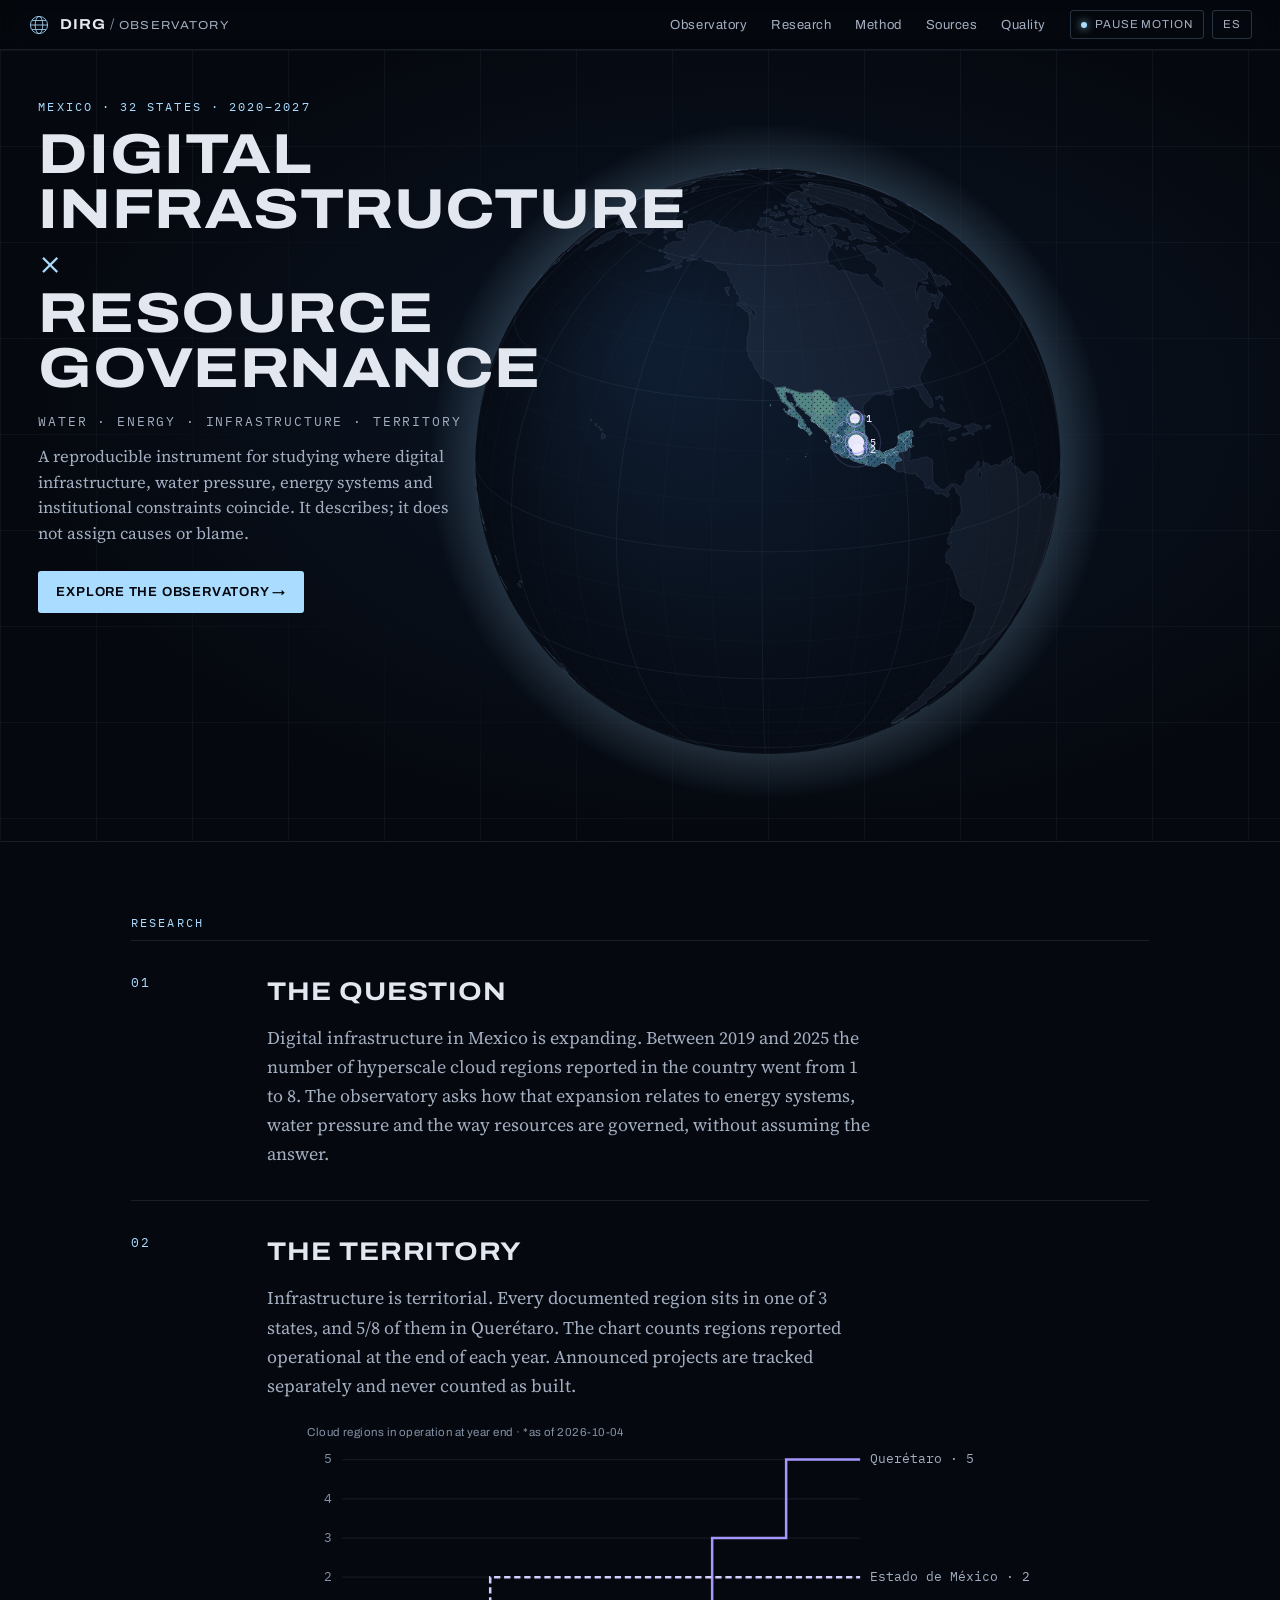
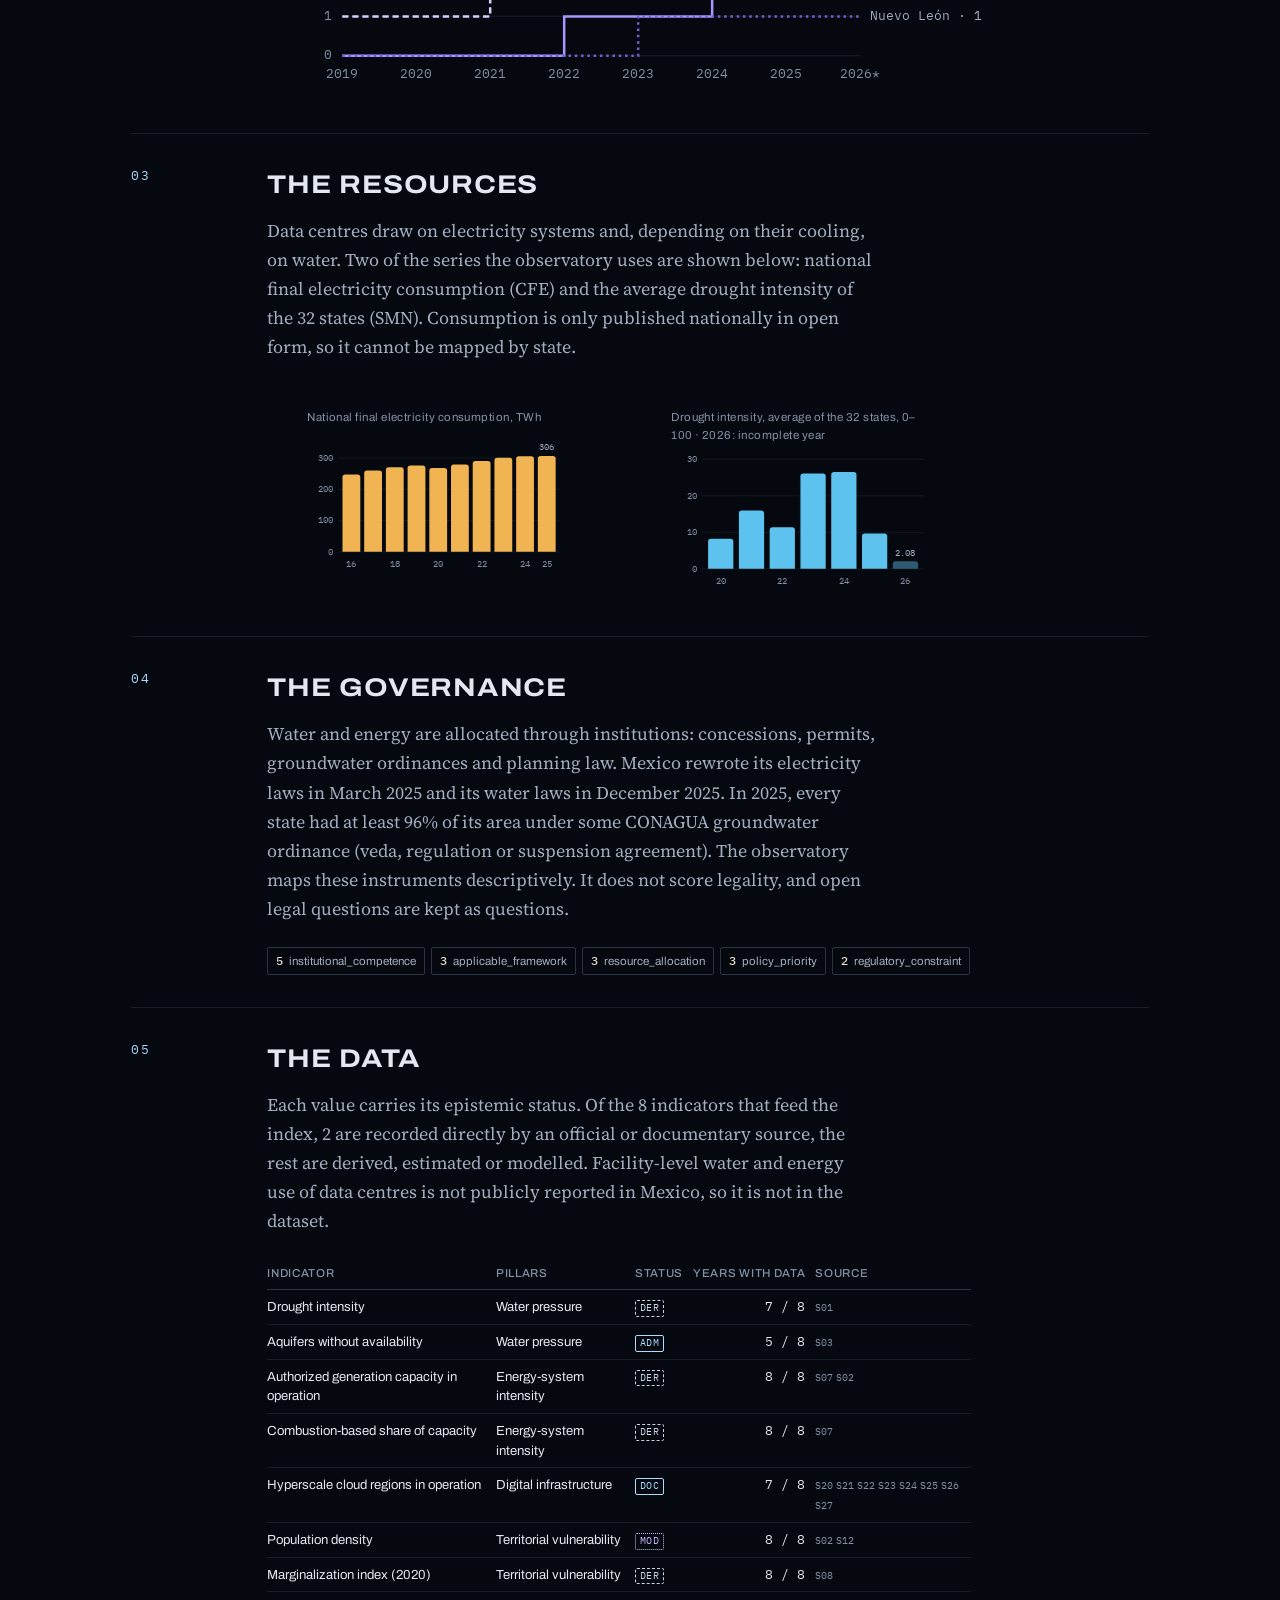
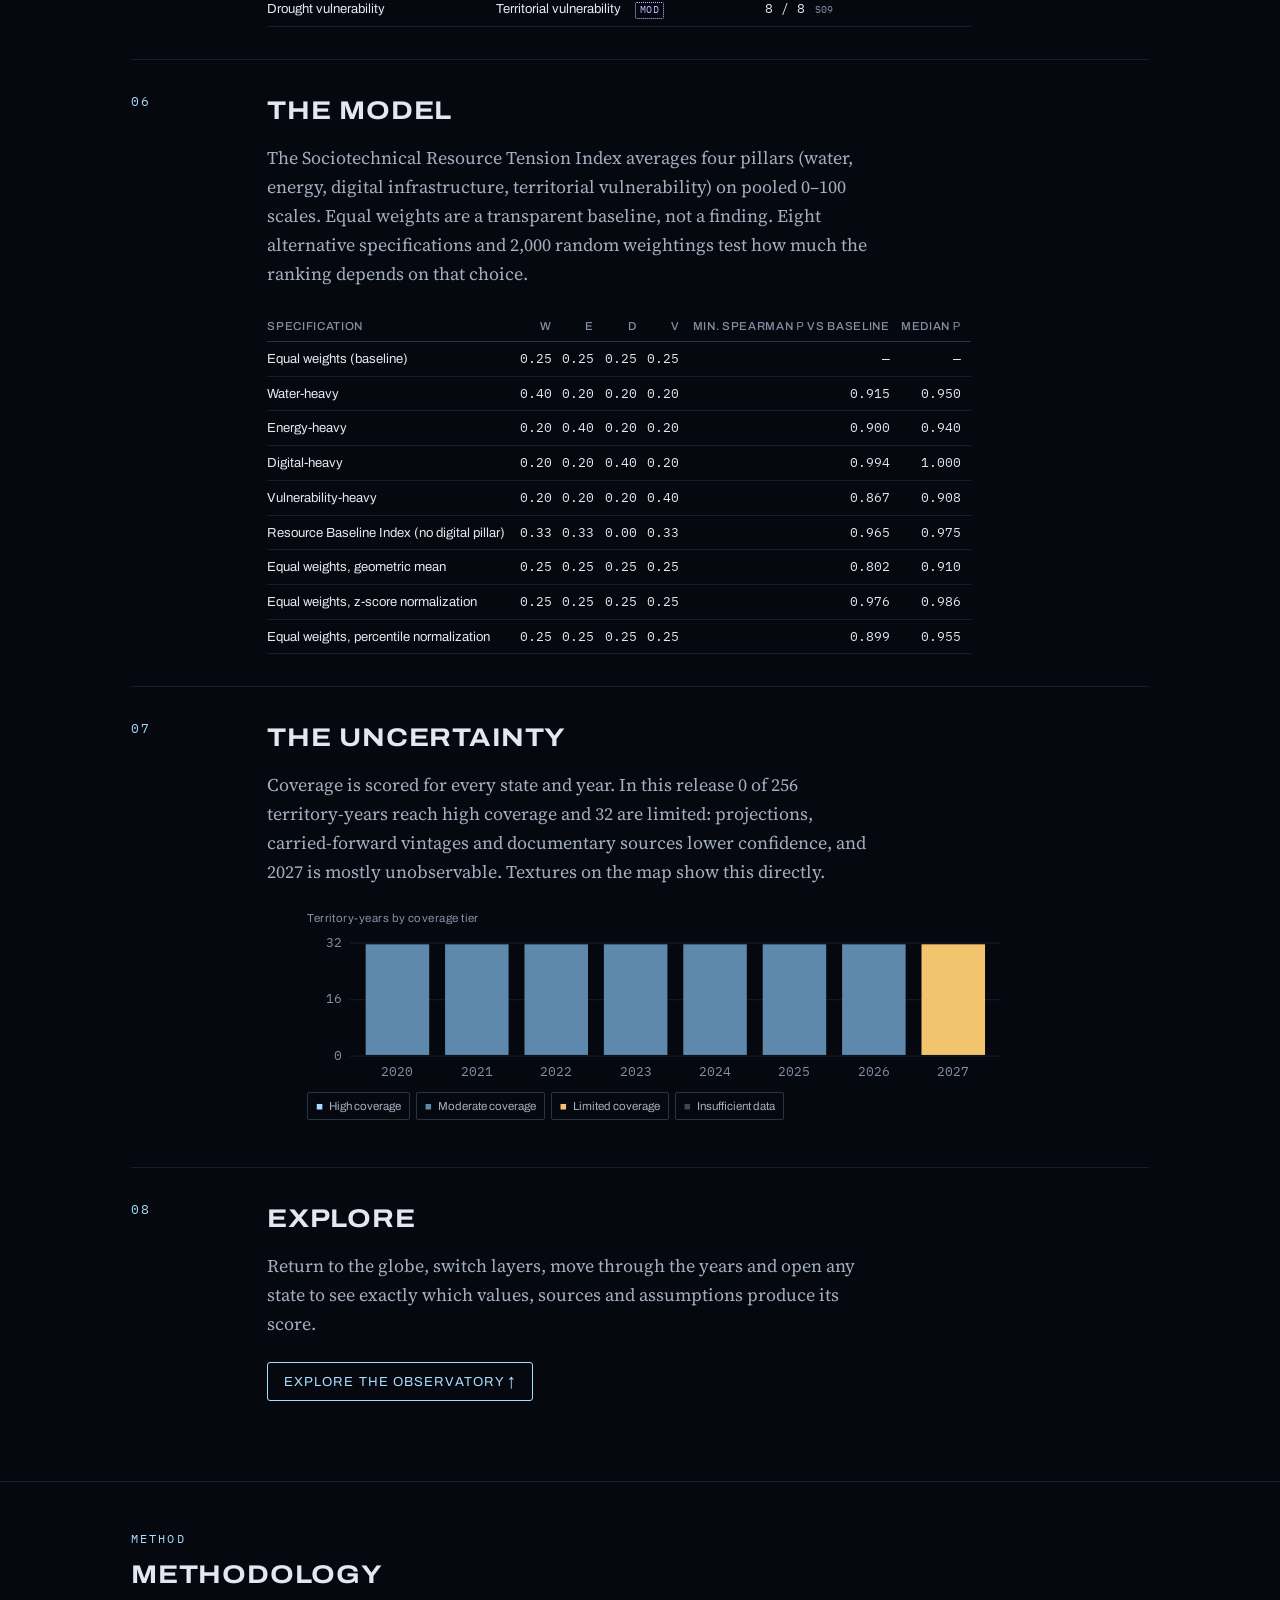
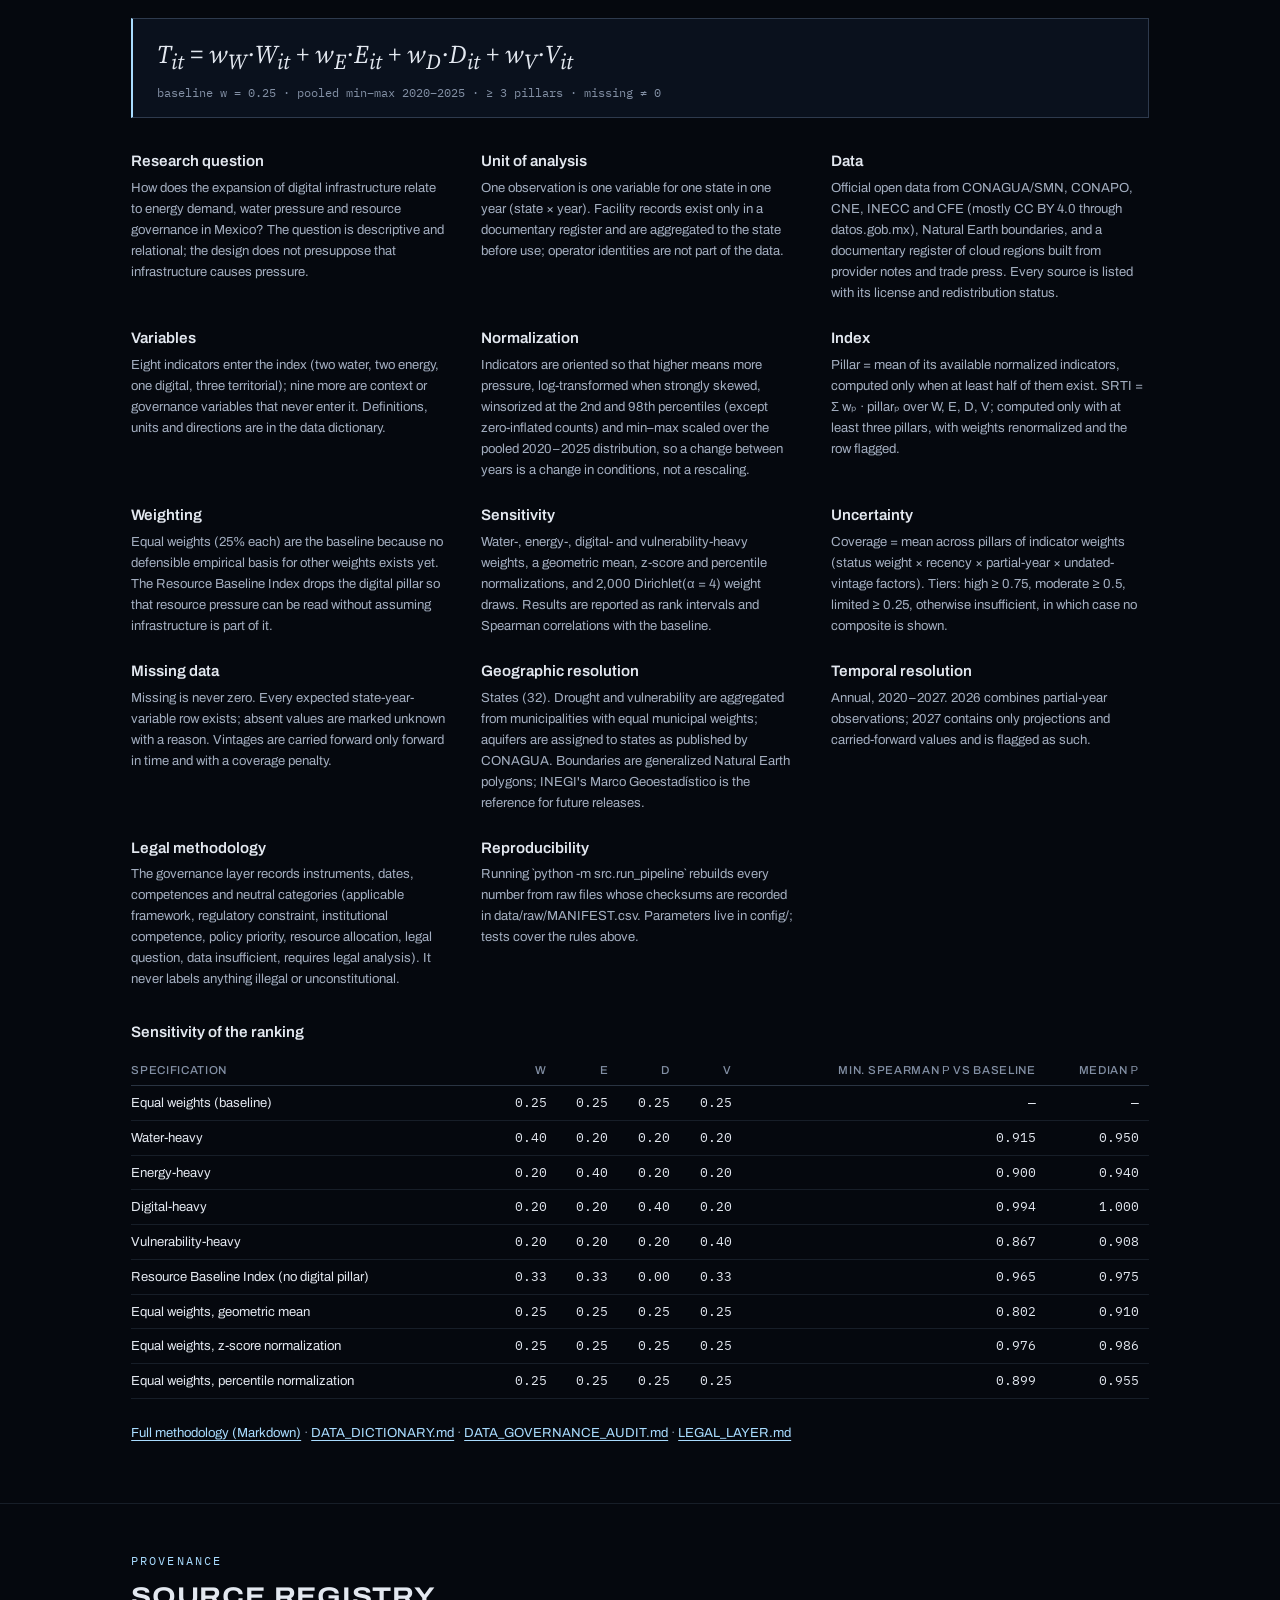
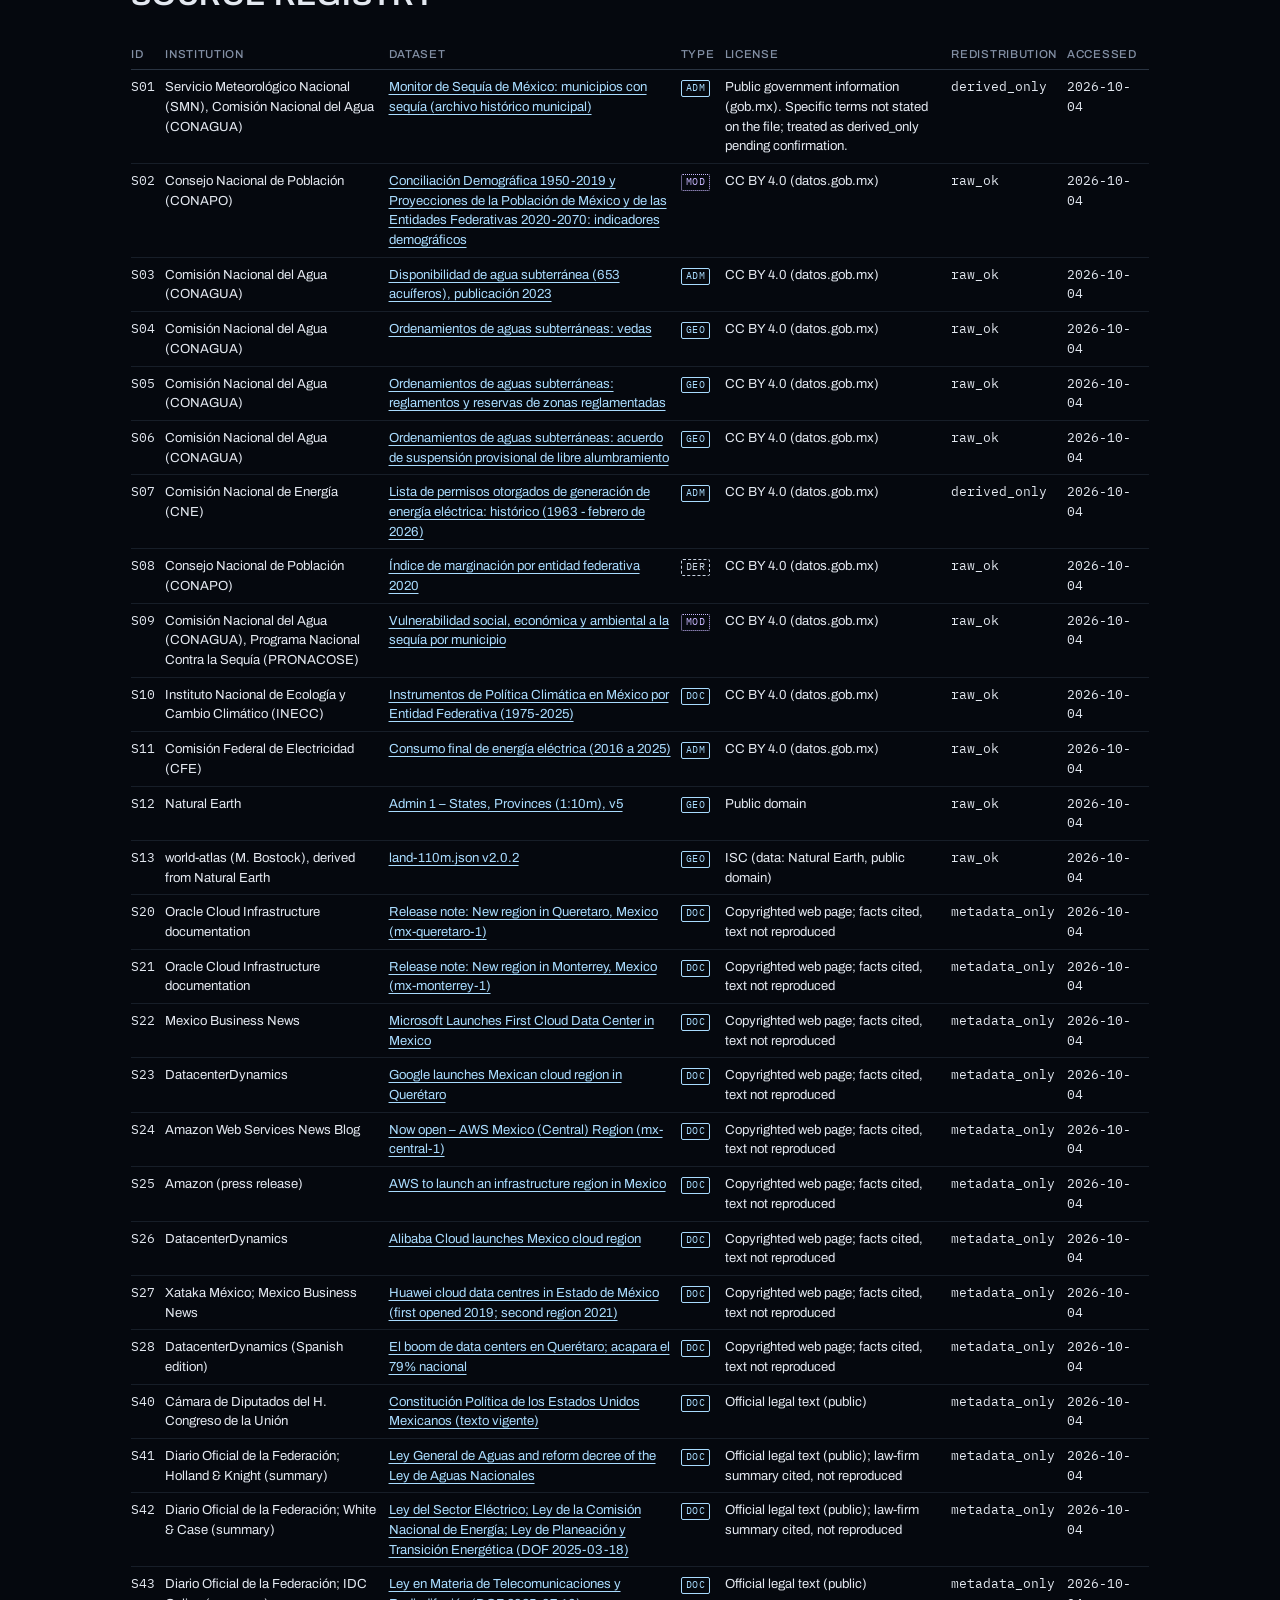
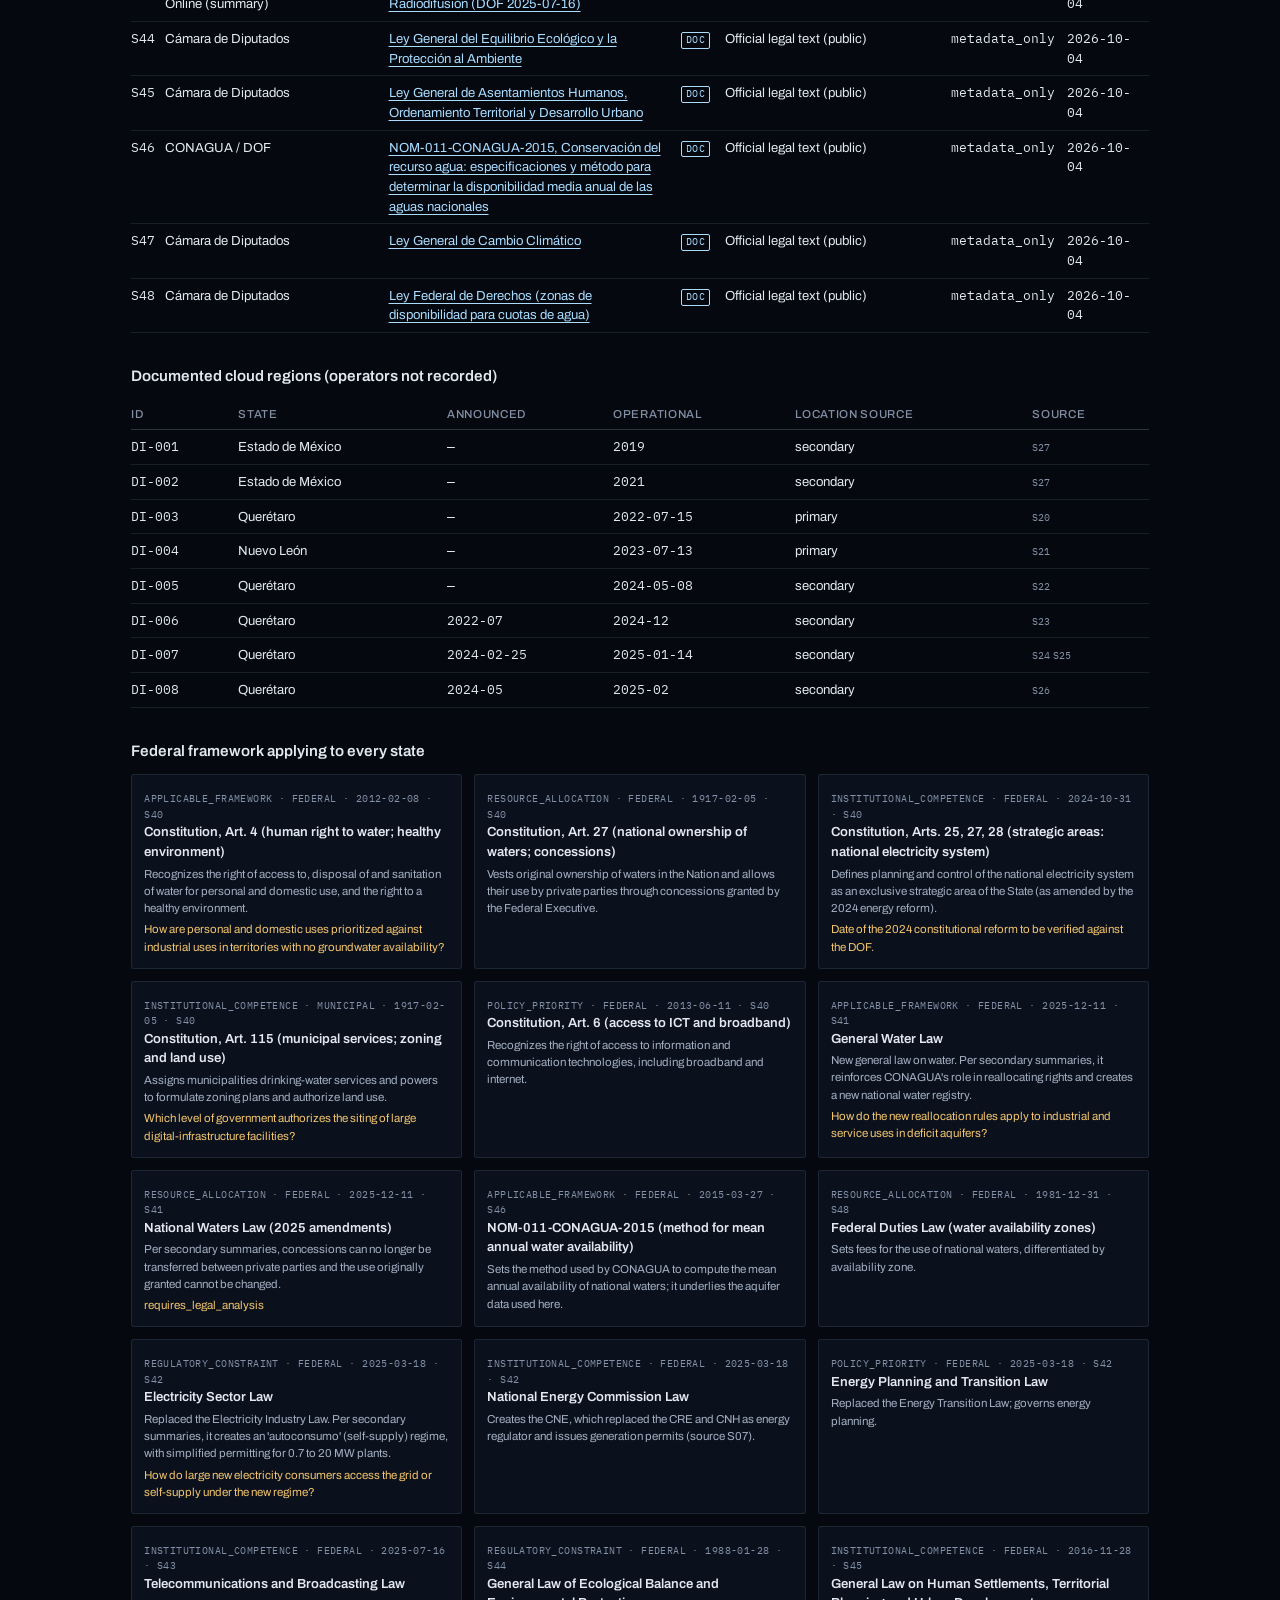
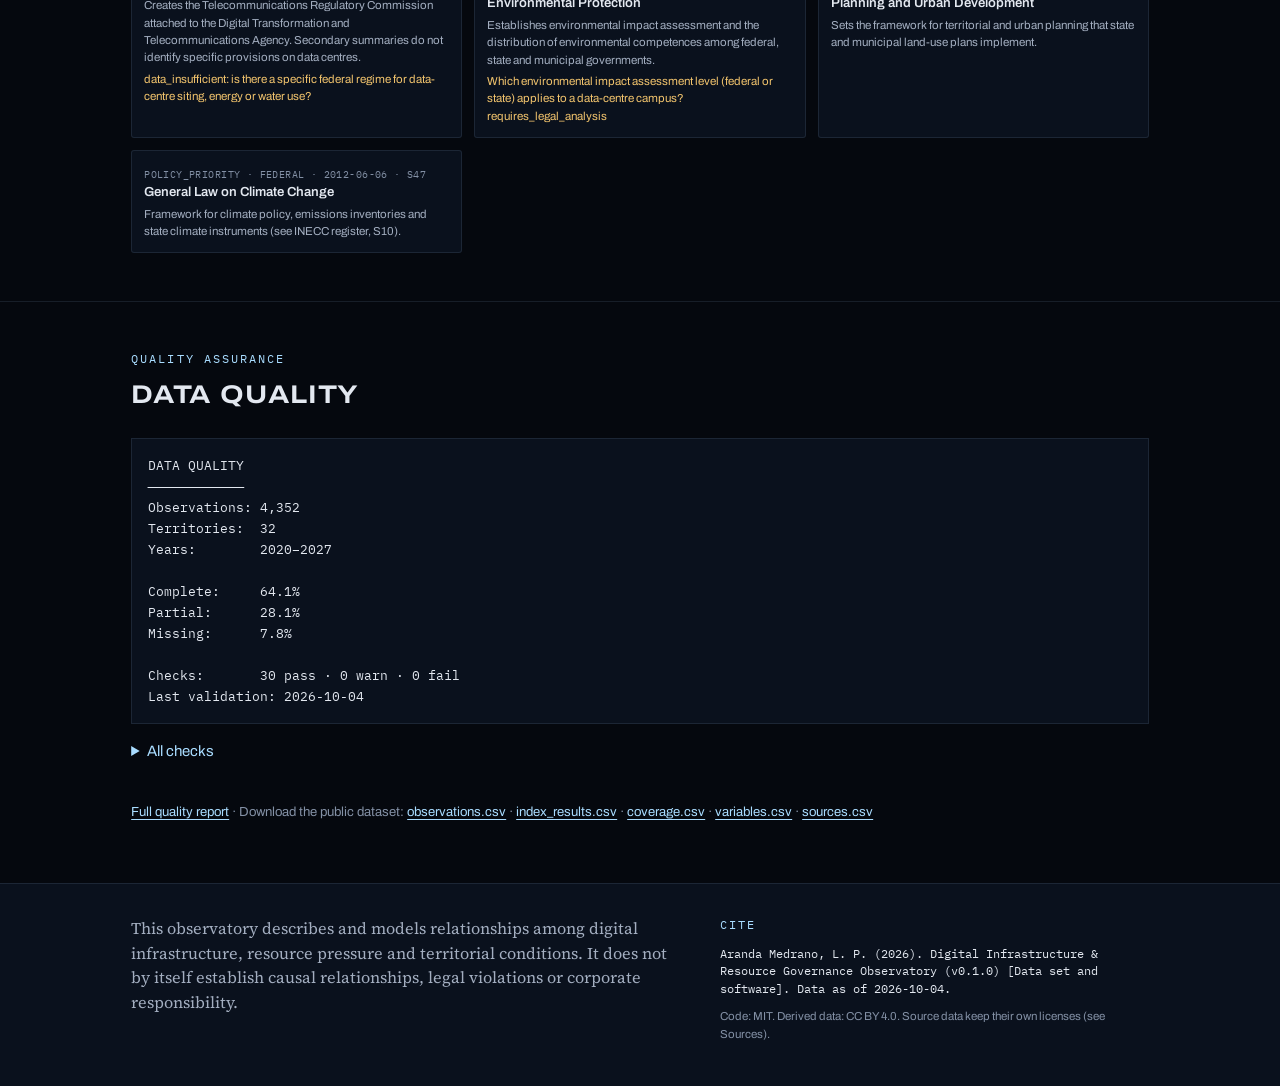
<file: site/index.html>
<!doctype html>
<html lang="en">
<head>
<meta charset="utf-8">
<meta name="viewport" content="width=device-width, initial-scale=1, viewport-fit=cover">
<meta name="description" content="Water, energy, digital infrastructure and environmental pressure in Mexico, 2020–2027. A reproducible research observatory.">
<title>DIRG Observatory</title>
<link rel="preconnect" href="https://fonts.googleapis.com">
<link rel="preconnect" href="https://fonts.gstatic.com" crossorigin>
<link rel="stylesheet" href="https://fonts.googleapis.com/css2?family=Archivo:wdth,wght@62..125,300..800&family=IBM+Plex+Mono:wght@400;500&family=Source+Serif+4:opsz,wght@8..60,400;8..60,500&display=swap">
<link rel="stylesheet" href="assets/css/observatory.css">
</head>
<body>
<a class="skip" href="#explorer">Skip to the observatory</a>
<header class="topbar">
  <a class="brand" href="#observatory" aria-label="DIRG Observatory, home">
    <svg class="brand-mark" viewBox="0 0 32 32" aria-hidden="true"><circle cx="16" cy="16" r="12.5"/><ellipse cx="16" cy="16" rx="5.5" ry="12.5"/><path d="M3.5 16h25M6 9.5h20M6 22.5h20"/></svg>
    <span class="brand-name">DIRG<span class="brand-sep">/</span><span class="brand-long">Observatory</span></span>
  </a>
  <nav class="nav" aria-label="Sections">
    <a href="#observatory" data-i18n="nav.explore">Observatory</a>
    <a href="#story" data-i18n="nav.story">Research</a>
    <a href="#method" data-i18n="nav.method">Method</a>
    <a href="#sources" data-i18n="nav.sources">Sources</a>
    <a href="#quality" data-i18n="nav.quality">Quality</a>
  </nav>
  <div class="top-tools">
    <button class="tool" id="motion-toggle" type="button" aria-pressed="false"><span class="tool-dot" aria-hidden="true"></span><span data-i18n="motion_pause">Pause motion</span></button>
    <button class="tool" id="lang-toggle" type="button" lang="es">ES</button>
  </div>
</header>

<main>
<section class="stage" id="observatory" aria-labelledby="stage-title">
  <canvas id="globe" role="img" aria-label="Rotating orthographic globe centred on Mexico, coloured by the selected layer. Use the state list or the table view for the same information as text."></canvas>
  <div class="stage-grid" aria-hidden="true"></div>

  <div class="stage-copy">
    <p class="eyebrow mono" data-i18n="eyebrow">Mexico · 32 states · 2020–2027</p>
    <h1 id="stage-title" class="thesis">
      <span data-i18n="title_a">Digital infrastructure</span>
      <span class="times" aria-hidden="true">×</span>
      <span data-i18n="title_b">Resource governance</span>
    </h1>
    <p class="strands mono" id="strands">Water · Energy · Infrastructure · Territory</p>
    <p class="lede" data-i18n="lede"></p>
    <button class="cta" id="explore-btn" type="button"><span data-i18n="explore_cta">Explore the observatory</span> <span aria-hidden="true">→</span></button>
  </div>

  <div class="explorer" id="explorer">
    <div class="controls">
      <div class="modes" role="tablist" aria-label="Map layer" id="modes"></div>
      <p class="mode-hint" id="mode-hint"></p>
      <div class="subs" id="subs" role="group" aria-label="Variable"></div>
      <div class="control-row">
        <label class="select-wrap"><span class="sr" data-i18n="territory_select">Go to a state</span>
          <select id="territory-select"><option value="" data-i18n="territory_select">Go to a state</option></select>
        </label>
        <button class="tool" id="table-toggle" type="button" data-i18n="table_toggle">View as table</button>
      </div>
    </div>

    <div class="legend" id="legend" aria-live="polite"></div>

    <div class="timeline" id="timeline">
      <button class="play" id="play" type="button" aria-label="Play"><svg viewBox="0 0 16 16" aria-hidden="true"><path id="play-icon" d="M4 2.5v11l9-5.5z"/></svg></button>
      <div class="years" id="years" role="radiogroup" aria-label="Year"></div>
    </div>

    <p class="hint mono" id="hover-hint" data-i18n="hover_hint">Drag to rotate · scroll or pinch to zoom · click a state</p>
    <div class="tooltip" id="tooltip" role="status" hidden></div>

    <div class="panel" id="panel" role="region" aria-label="Territory details" tabindex="-1">
      <button class="sheet-handle" id="sheet-handle" type="button" aria-label="Expand panel"><span></span></button>
      <div id="panel-body"></div>
    </div>
  </div>
</section>

<section class="table-view" id="table-view" hidden aria-label="Current layer as a table">
  <div class="wrap">
    <div class="table-head"><h2 id="table-title"></h2><button class="tool" id="table-close" type="button" data-i18n="table_close">Close table</button></div>
    <div class="scroll-x"><table class="data-table" id="data-table"></table></div>
  </div>
</section>

<section class="story" id="story" aria-label="Research narrative">
  <div class="wrap" id="story-body"></div>
</section>

<section class="method" id="method" aria-labelledby="method-title">
  <div class="wrap">
    <p class="section-label mono">Method</p>
    <h2 id="method-title" class="section-title">Methodology</h2>
    <div class="formula" aria-label="SRTI formula">
      <div class="formula-main">T<sub>it</sub> = w<sub>W</sub>·W<sub>it</sub> + w<sub>E</sub>·E<sub>it</sub> + w<sub>D</sub>·D<sub>it</sub> + w<sub>V</sub>·V<sub>it</sub></div>
      <div class="formula-note mono">baseline w = 0.25 · pooled min–max 2020–2025 · ≥ 3 pillars · missing ≠ 0</div>
    </div>
    <dl class="method-grid" id="method-grid"></dl>
    <div class="sens" id="sens"></div>
    <p class="doc-links"><a href="docs/METHODOLOGY.md" data-i18n="full_method">Full methodology (Markdown)</a> · <a href="docs/DATA_DICTIONARY.md">DATA_DICTIONARY.md</a> · <a href="docs/DATA_GOVERNANCE_AUDIT.md">DATA_GOVERNANCE_AUDIT.md</a> · <a href="docs/LEGAL_LAYER.md">LEGAL_LAYER.md</a></p>
  </div>
</section>

<section class="sources" id="sources" aria-labelledby="sources-title">
  <div class="wrap">
    <p class="section-label mono">Provenance</p>
    <h2 id="sources-title" class="section-title">Source registry</h2>
    <div class="scroll-x"><table class="data-table src-table" id="src-table"></table></div>
    <h3 class="sub-title" data-i18n="register_title">Documented cloud regions</h3>
    <div class="scroll-x"><table class="data-table" id="reg-table"></table></div>
    <h3 class="sub-title" data-i18n="federal_framework">Federal framework</h3>
    <div class="gov-list" id="gov-list"></div>
  </div>
</section>

<section class="quality" id="quality" aria-labelledby="quality-title">
  <div class="wrap">
    <p class="section-label mono">Quality assurance</p>
    <h2 id="quality-title" class="section-title">Data quality</h2>
    <pre class="qa-block mono" id="qa-block">DATA QUALITY
────────────
Observations: 4,352
Territories:  32
Years:        2020–2027

Complete:     64.1%
Partial:      28.1%
Missing:      7.8%

Checks:       30 pass · 0 warn · 0 fail
Last validation: 2026-10-04</pre>
    <details class="qa-details"><summary>All checks</summary><div class="scroll-x"><table class="data-table" id="qa-table"></table></div></details>
    <p class="doc-links"><a href="downloads/QUALITY_REPORT.md" data-i18n="quality_full">Full quality report</a> · <span data-i18n="downloads">Download the public dataset</span>: <a href="downloads/observations.csv">observations.csv</a> · <a href="downloads/index_results.csv">index_results.csv</a> · <a href="downloads/coverage.csv">coverage.csv</a> · <a href="downloads/variables.csv">variables.csv</a> · <a href="downloads/sources.csv">sources.csv</a></p>
  </div>
</section>
</main>

<footer class="footer">
  <div class="wrap footer-grid">
    <p class="disclaimer" data-i18n="disclaimer"></p>
    <div>
      <p class="section-label mono" data-i18n="citation_title">Cite</p>
      <p class="cite mono">Aranda Medrano, L. P. (2026). Digital Infrastructure &amp; Resource Governance Observatory (v0.1.0) [Data set and software]. Data as of 2026-10-04.</p>
      <p class="small" data-i18n="license_line"></p>
    </div>
  </div>
</footer>
<noscript><p class="noscript">The interactive observatory needs JavaScript. The full dataset is available as CSV in /downloads and the methodology in /docs.</p></noscript>
<script src="assets/vendor/d3.v7.9.0.min.js"></script>
<script src="assets/vendor/topojson-client.v3.1.0.min.js"></script>
<script src="assets/js/observatory.js"></script>
</body>
</html>
</file>
<file: site/assets/css/observatory.css>
/* DIRG Observatory
   Layout concept: a full-bleed orbital stage (globe) framed by a thin instrument chrome —
   controls top-left, legend and timeline along the bottom edge, a dossier panel on the right
   (bottom sheet on phones) — followed by an editorial research column.
   Single committed dark look: the observatory is an instrument viewed in low light. */
:root {
  color-scheme: dark;
  --void: #05080e;          /* page ground */
  --deep: #0a111d;          /* panels */
  --deep-2: #0e1726;
  --glass: rgba(10, 17, 29, .86);
  --line: rgba(148, 176, 214, .13);
  --line-2: rgba(148, 176, 214, .26);
  --ink: #e3e8f0;
  --ink-2: #a3aec0;
  --ink-3: #8390a5;
  --ice: #a9dcff;           /* instrument glow: the one accent */
  --ice-dim: rgba(169, 220, 255, .14);
  --water: #5ec2ef; --energy: #f0b452; --digital: #a796ff; --terra: #6fd0a0; --gov: #e6dfcb;
  --warn: #f2c46d;
  --font-display: "Archivo", "Helvetica Neue", Arial, sans-serif;
  --font-body: "Archivo", "Helvetica Neue", Arial, sans-serif;
  --font-serif: "Source Serif 4", Georgia, "Times New Roman", serif;
  --font-mono: "IBM Plex Mono", ui-monospace, SFMono-Regular, Menlo, Consolas, monospace;
  --s1: 4px; --s2: 8px; --s3: 12px; --s4: 16px; --s5: 24px; --s6: 32px; --s7: 48px; --s8: 72px;
  --t-xs: .72rem; --t-sm: .82rem; --t-md: .95rem; --t-lg: 1.15rem; --t-xl: 1.6rem; --t-xxl: clamp(2rem, 4.4vw, 3.6rem);
  --radius: 3px;
  --panel-w: 380px;
}
* { box-sizing: border-box; }
html { scroll-behavior: smooth; }
@media (prefers-reduced-motion: reduce) { html { scroll-behavior: auto; } }
body {
  margin: 0; background: var(--void); color: var(--ink);
  font-family: var(--font-body); font-size: 15px; line-height: 1.5;
  -webkit-font-smoothing: antialiased;
}
a { color: var(--ice); text-decoration-thickness: 1px; text-underline-offset: 3px; }
a:hover { color: #fff; }
:focus-visible { outline: 2px solid var(--ice); outline-offset: 2px; }
button { font: inherit; color: inherit; }
.mono { font-family: var(--font-mono); font-variant-numeric: tabular-nums; }
.sr { position: absolute; width: 1px; height: 1px; overflow: hidden; clip: rect(0 0 0 0); white-space: nowrap; }
.skip { position: absolute; left: -999px; top: 8px; z-index: 50; background: var(--ice); color: var(--void); padding: 6px 10px; }
.skip:focus { left: 8px; }
.wrap { max-width: 1120px; margin: 0 auto; padding-inline: max(16px, 4vw); }

/* ---------- top bar ---------- */
.topbar {
  position: sticky; top: env(safe-area-inset-top, 0px); z-index: 30;
  display: flex; align-items: center; gap: var(--s5);
  padding: 10px max(16px, 2.2vw); background: rgba(5, 8, 14, .78);
  backdrop-filter: blur(10px); -webkit-backdrop-filter: blur(10px);
  border-bottom: 1px solid var(--line);
}
.brand { display: flex; align-items: center; gap: 10px; color: var(--ink); text-decoration: none; }
.brand-mark { width: 22px; height: 22px; fill: none; stroke: var(--ice); stroke-width: 1.2; }
.brand-name { font-family: var(--font-display); font-weight: 700; font-stretch: 112%; letter-spacing: .06em; font-size: .9rem; }
.brand-sep { color: var(--ink-3); margin: 0 .3em; font-weight: 300; }
.brand-long { font-weight: 400; color: var(--ink-2); letter-spacing: .1em; text-transform: uppercase; font-size: .72rem; }
.nav { display: flex; gap: var(--s5); margin-left: auto; }
.nav a { color: var(--ink-2); text-decoration: none; font-size: var(--t-sm); letter-spacing: .04em; }
.nav a:hover { color: var(--ink); }
.top-tools { display: flex; gap: var(--s2); }
.tool {
  display: inline-flex; align-items: center; gap: 8px; background: transparent;
  border: 1px solid var(--line-2); border-radius: var(--radius); padding: 5px 10px;
  font-size: var(--t-xs); letter-spacing: .08em; text-transform: uppercase; color: var(--ink-2); cursor: pointer;
}
.tool:hover { color: var(--ink); border-color: var(--ice); }
.tool-dot { width: 6px; height: 6px; border-radius: 50%; background: var(--ice); box-shadow: 0 0 8px var(--ice); }
.tool[aria-pressed="true"] .tool-dot { background: var(--ink-3); box-shadow: none; }

/* ---------- stage ---------- */
.stage { position: relative; height: clamp(620px, 88vh, 940px); overflow: hidden; border-bottom: 1px solid var(--line);
  background: radial-gradient(1200px 700px at 58% 46%, #0b1626 0%, var(--void) 62%); }
#globe { position: absolute; inset: 0; width: 100%; height: 100%; display: block; touch-action: none; cursor: grab; }
#globe.dragging { cursor: grabbing; }
.stage-grid { position: absolute; inset: 0; pointer-events: none; opacity: .5;
  background-image: linear-gradient(var(--line) 1px, transparent 1px), linear-gradient(90deg, var(--line) 1px, transparent 1px);
  background-size: 96px 96px; mask-image: radial-gradient(closest-side at 50% 50%, transparent 55%, #000 100%);
  -webkit-mask-image: radial-gradient(closest-side at 50% 50%, transparent 55%, #000 100%); }

.stage-copy { position: absolute; left: max(16px, 3vw); top: 6%; max-width: 30rem; z-index: 3; transition: opacity .6s, transform .6s; }
.stage.focused .stage-copy { opacity: 0; transform: translateY(-12px); pointer-events: none; }
.eyebrow { font-size: var(--t-xs); letter-spacing: .18em; text-transform: uppercase; color: var(--ice); margin: 0 0 var(--s3); }
.thesis { font-family: var(--font-display); font-weight: 750; font-stretch: 118%; text-transform: uppercase;
  font-size: var(--t-xxl); line-height: .98; letter-spacing: .01em; margin: 0; text-wrap: balance; display: grid; gap: .08em; }
.thesis .times { font-weight: 200; font-stretch: 100%; color: var(--ice); font-size: .7em; line-height: 1; }
.strands { font-size: var(--t-sm); color: var(--ink-2); letter-spacing: .14em; text-transform: uppercase; margin: var(--s4) 0 var(--s3); }
.lede { font-family: var(--font-serif); font-size: 1.04rem; line-height: 1.55; color: var(--ink-2); max-width: 27rem; margin: 0 0 var(--s5); }
.cta { background: var(--ice); color: var(--void); border: 0; border-radius: var(--radius); padding: 11px 18px;
  font-weight: 650; letter-spacing: .06em; text-transform: uppercase; font-size: var(--t-sm); cursor: pointer; }
.cta:hover { background: #fff; }

.explorer { position: absolute; inset: 0; pointer-events: none; z-index: 4; }
.explorer > * { pointer-events: auto; }
.controls { position: absolute; left: max(16px, 2.2vw); top: var(--s5); max-width: 520px; display: grid; gap: var(--s2);
  opacity: 0; transform: translateY(-6px); transition: opacity .5s .2s, transform .5s .2s; pointer-events: none; }
.stage.focused .controls { opacity: 1; transform: none; pointer-events: auto; }
.modes { display: flex; flex-wrap: wrap; gap: 4px; }
.mode { background: var(--glass); border: 1px solid var(--line-2); color: var(--ink-2); border-radius: var(--radius);
  padding: 6px 10px; font-size: var(--t-xs); letter-spacing: .07em; text-transform: uppercase; cursor: pointer;
  display: inline-flex; align-items: center; gap: 7px; }
.mode .sw { width: 8px; height: 8px; border-radius: 1px; background: var(--c, var(--ice)); }
.mode[aria-selected="true"] { color: var(--void); background: var(--c, var(--ice)); border-color: var(--c, var(--ice)); }
.mode[aria-selected="true"] .sw { background: var(--void); }
.mode:hover { color: var(--ink); border-color: var(--c, var(--ice)); }
.mode[aria-selected="true"]:hover { color: var(--void); }
.mode-hint { margin: 2px 0 0; font-size: var(--t-sm); color: var(--ink-2); }
.subs { display: flex; flex-wrap: wrap; gap: 4px; }
.sub { background: transparent; border: 1px solid var(--line); color: var(--ink-3); border-radius: 20px; padding: 3px 10px;
  font-size: var(--t-xs); cursor: pointer; }
.sub[aria-pressed="true"] { color: var(--ink); border-color: var(--ink-2); background: var(--ice-dim); }
.sub:hover { color: var(--ink); }
.sub .ctx { color: var(--ink-3); font-style: italic; }
.control-row { display: flex; flex-wrap: wrap; gap: var(--s2); align-items: center; margin-top: 2px; }
select { background: var(--glass); color: var(--ink); border: 1px solid var(--line-2); border-radius: var(--radius); padding: 5px 8px; font: inherit; font-size: var(--t-sm); }

.legend { position: absolute; left: max(16px, 2.2vw); bottom: 78px; width: min(320px, calc(100% - 32px)); background: var(--glass);
  border: 1px solid var(--line); border-radius: var(--radius); padding: 10px 12px; font-size: var(--t-xs); color: var(--ink-2);
  opacity: 0; transition: opacity .5s .3s; }
.stage.focused .legend { opacity: 1; }
.legend .lg-title { margin: 0 0 6px; font-size: var(--t-xs); font-weight: 600; color: var(--ink); letter-spacing: .04em; }
.legend .ramp { height: 8px; border-radius: 1px; }
.legend .ticks { display: flex; justify-content: space-between; margin-top: 3px; }
.legend .keys { display: grid; grid-template-columns: repeat(2, minmax(0, 1fr)); gap: 4px 10px; margin-top: 8px; }
.legend .key { display: flex; align-items: center; gap: 6px; }
.legend .key canvas { width: 18px; height: 12px; border: 1px solid var(--line-2); }
.legend .note { margin: 6px 0 0; color: var(--ink-3); }

.timeline { position: absolute; left: max(16px, 2.2vw); right: calc(var(--panel-w) + 3vw); bottom: 20px; display: flex; align-items: center; gap: var(--s3);
  opacity: 0; transition: opacity .5s .3s; }
.stage.focused .timeline { opacity: 1; }
.play { flex: none; width: 34px; height: 34px; border-radius: 50%; border: 1px solid var(--ice); background: var(--glass); cursor: pointer; display: grid; place-items: center; }
.play svg { width: 14px; height: 14px; fill: var(--ice); }
.years { flex: 1; display: grid; grid-template-columns: repeat(8, minmax(0, 1fr)); position: relative; border-top: 1px solid var(--line-2); }
.year { background: none; border: 0; cursor: pointer; padding: 8px 0 0; color: var(--ink-3); font-family: var(--font-mono); font-size: var(--t-sm); position: relative; text-align: center; }
.year::before { content: ""; position: absolute; top: -4px; left: 50%; width: 1px; height: 7px; background: var(--line-2); }
.year[aria-checked="true"] { color: var(--ink); }
.year[aria-checked="true"]::before { width: 9px; height: 9px; top: -5px; margin-left: -4px; border-radius: 50%; background: var(--ice); box-shadow: 0 0 10px var(--ice); }
.year small { display: block; font-size: .62rem; color: var(--ink-3); letter-spacing: .06em; text-transform: uppercase; }
.hint { position: absolute; right: calc(var(--panel-w) + 3vw); top: var(--s5); margin: 0; font-size: var(--t-xs); color: var(--ink-3); opacity: 0; transition: opacity .5s; }
.stage.focused .hint { opacity: 1; }
.tooltip { position: absolute; z-index: 6; pointer-events: none; background: var(--deep); border: 1px solid var(--line-2); border-radius: var(--radius);
  padding: 6px 9px; font-size: var(--t-sm); min-width: 150px; box-shadow: 0 6px 24px rgba(0,0,0,.5); }
.tooltip b { display: block; font-weight: 600; }
.tooltip .tv { font-family: var(--font-mono); color: var(--ice); }

/* ---------- panel ---------- */
.panel { position: absolute; top: var(--s4); right: var(--s4); bottom: var(--s4); width: var(--panel-w); overflow-y: auto; overscroll-behavior: contain;
  background: var(--glass); border: 1px solid var(--line); border-radius: var(--radius); padding: var(--s4) var(--s4) var(--s5);
  backdrop-filter: blur(8px); -webkit-backdrop-filter: blur(8px); opacity: 0; transform: translateX(16px); transition: opacity .5s .25s, transform .5s .25s; }
.stage.focused .panel { opacity: 1; transform: none; }
.sheet-handle { display: none; }
.p-head { display: flex; align-items: flex-start; justify-content: space-between; gap: var(--s2); }
.p-name { font-family: var(--font-display); font-weight: 700; font-stretch: 112%; text-transform: uppercase; font-size: var(--t-xl); line-height: 1.05; margin: 0; letter-spacing: .02em; text-wrap: balance; }
.p-meta { font-size: var(--t-xs); color: var(--ink-3); letter-spacing: .1em; text-transform: uppercase; margin: 4px 0 0; }
.p-close { background: none; border: 1px solid var(--line-2); border-radius: var(--radius); width: 28px; height: 28px; cursor: pointer; color: var(--ink-2); flex: none; }
.p-score { display: grid; grid-template-columns: auto 1fr; gap: 4px var(--s4); align-items: end; margin: var(--s4) 0 var(--s2); }
.p-big { font-family: var(--font-mono); font-size: 2.6rem; line-height: .9; color: var(--ink); }
.p-big small { font-size: .9rem; color: var(--ink-3); }
.p-big.muted { color: var(--ink-3); font-size: 1.6rem; }
.p-rank { font-size: var(--t-sm); color: var(--ink-2); }
.p-rank .mono { color: var(--ink); }
.iv { position: relative; height: 18px; margin: 6px 0 2px; }
.iv .track { position: absolute; left: 0; right: 0; top: 8px; height: 1px; background: var(--line-2); }
.iv .band { position: absolute; top: 4px; height: 9px; background: var(--ice-dim); border: 1px solid rgba(169,220,255,.45); border-radius: 1px; }
.iv .pt { position: absolute; top: 2px; width: 2px; height: 13px; background: var(--ice); }
.caption { font-size: var(--t-xs); color: var(--ink-3); margin: 0; }
.pill { display: inline-flex; align-items: center; gap: 6px; font-size: var(--t-xs); letter-spacing: .06em; text-transform: uppercase;
  border: 1px solid var(--line-2); border-radius: 20px; padding: 2px 9px; color: var(--ink-2); }
.pill canvas { width: 14px; height: 10px; }
.warn-line { font-size: var(--t-xs); color: var(--warn); margin: 6px 0 0; }
.p-sec { margin-top: var(--s5); }
.p-sec h3 { font-size: var(--t-xs); text-transform: uppercase; letter-spacing: .12em; color: var(--ink-3); font-weight: 600; margin: 0 0 var(--s2); }
.bars { display: grid; gap: 7px; }
.bar { display: grid; grid-template-columns: 9.5rem 1fr 2.6rem; gap: var(--s2); align-items: center; font-size: var(--t-sm); }
.bar .lab { color: var(--ink-2); white-space: nowrap; overflow: hidden; text-overflow: ellipsis; }
.bar .tr { height: 6px; background: rgba(148,176,214,.08); border-radius: 1px; position: relative; }
.bar .fi { position: absolute; left: 0; top: 0; bottom: 0; border-radius: 0 3px 3px 0; }
.bar .v { font-family: var(--font-mono); text-align: right; color: var(--ink); }
.why { font-family: var(--font-serif); font-size: .98rem; line-height: 1.55; color: var(--ink-2); margin: 0; }
.ledger { display: grid; grid-template-columns: repeat(5, minmax(0, 1fr)); gap: 4px; }
.ledger div { border-top: 2px solid var(--lc); padding-top: 4px; font-size: .66rem; color: var(--ink-3); line-height: 1.25; }
.ledger b { display: block; font-family: var(--font-mono); font-size: 1.05rem; color: var(--ink); font-weight: 500; }
.ind { width: 100%; border-collapse: collapse; font-size: var(--t-xs); }
.ind th { text-align: left; font-weight: 500; color: var(--ink-3); border-bottom: 1px solid var(--line-2); padding: 4px 4px 4px 0; }
.ind td { border-bottom: 1px solid var(--line); padding: 5px 4px 5px 0; vertical-align: top; }
.ind td.n { font-family: var(--font-mono); text-align: right; white-space: nowrap; }
.ind tr.ctxrow td { color: var(--ink-3); }
.badge { display: inline-block; font-family: var(--font-mono); font-size: .62rem; letter-spacing: .04em; padding: 0 4px; border-radius: 2px; line-height: 1.5; border: 1px solid currentColor; }
.badge.s-known { color: var(--ice); border-style: solid; }
.badge.s-derived { color: #c8d3e3; border-style: dashed; }
.badge.s-estimated { color: var(--warn); border-style: dotted; }
.badge.s-modelled { color: #c9b8ff; border-style: dotted; }
.badge.s-unknown { color: var(--ink-3); border-color: transparent; background: rgba(148,176,214,.08); }
.src-chip { color: var(--ink-3); text-decoration: none; font-family: var(--font-mono); font-size: .64rem; }
.src-chip:hover { color: var(--ice); }
.strip { position: relative; height: 34px; margin-top: 6px; }
.strip .axis { position: absolute; left: 0; right: 0; top: 16px; height: 1px; background: var(--line-2); }
.strip .dot { position: absolute; top: 11px; width: 10px; height: 10px; margin-left: -5px; border-radius: 50%; border: 1px solid var(--void); cursor: pointer; padding: 0; }
.strip .dot:hover, .strip .dot:focus-visible { outline: 2px solid var(--ice); }
.strip-ticks { display: flex; justify-content: space-between; font-family: var(--font-mono); font-size: .62rem; color: var(--ink-3); }
.kv { display: grid; grid-template-columns: 1fr auto; gap: 4px var(--s3); font-size: var(--t-sm); }
.kv dt { color: var(--ink-2); }
.kv dd { margin: 0; font-family: var(--font-mono); text-align: right; }
.scen { display: grid; gap: 3px; font-size: var(--t-xs); }
.scen div { display: grid; grid-template-columns: 1fr 3rem; gap: 6px; color: var(--ink-2); }
.scen span:last-child { font-family: var(--font-mono); text-align: right; color: var(--ink); }

/* ---------- sections ---------- */
.table-view { padding-block: var(--s6); background: var(--deep); border-bottom: 1px solid var(--line); }
.table-head { display: flex; justify-content: space-between; align-items: center; gap: var(--s3); flex-wrap: wrap; margin-bottom: var(--s3); }
.table-head h2 { font-size: var(--t-lg); margin: 0; }
.scroll-x { overflow-x: auto; max-width: 100%; }
.data-table { width: 100%; border-collapse: collapse; font-size: var(--t-sm); }
.data-table th { text-align: left; font-weight: 500; color: var(--ink-3); border-bottom: 1px solid var(--line-2); padding: 6px 10px 6px 0; font-size: var(--t-xs); letter-spacing: .06em; text-transform: uppercase; white-space: nowrap; }
.data-table td { border-bottom: 1px solid var(--line); padding: 7px 10px 7px 0; vertical-align: top; }
.data-table td.n { font-family: var(--font-mono); text-align: right; font-variant-numeric: tabular-nums; }
.data-table th.n { text-align: right; }
.data-table tbody tr:hover td { background: rgba(148,176,214,.04); }
.data-table button.linkish { background: none; border: 0; padding: 0; color: var(--ice); cursor: pointer; text-align: left; }

.story { padding-block: var(--s8) var(--s7); }
.chapter { display: grid; grid-template-columns: 7rem minmax(0, 1fr); gap: var(--s5); padding-block: var(--s6); border-top: 1px solid var(--line); }
.chapter .num { font-family: var(--font-mono); color: var(--ice); font-size: var(--t-sm); letter-spacing: .12em; }
.chapter h2 { font-family: var(--font-display); font-weight: 700; font-stretch: 115%; text-transform: uppercase; letter-spacing: .03em; font-size: var(--t-xl); margin: 0 0 var(--s3); text-wrap: balance; }
.chapter p { font-family: var(--font-serif); font-size: 1.12rem; line-height: 1.62; color: var(--ink-2); max-width: 38rem; margin: 0; }
.chapter .fig { margin-top: var(--s5); max-width: 44rem; }
.fig-row { display: grid; grid-template-columns: repeat(auto-fit, minmax(260px, 1fr)); gap: var(--s5); }
.fig figcaption, .fig-cap { font-size: var(--t-xs); color: var(--ink-3); letter-spacing: .04em; margin-bottom: 6px; }
.fig svg { width: 100%; height: auto; display: block; overflow: visible; }
.fig svg text { fill: var(--ink-3); font-family: var(--font-mono); font-size: 10px; }
.fig svg .lbl { fill: var(--ink-2); }
.cat-grid { display: flex; flex-wrap: wrap; gap: 6px; }
.cat { border: 1px solid var(--line-2); border-radius: 2px; padding: 4px 8px; font-size: var(--t-xs); color: var(--ink-2); }
.cat b { font-family: var(--font-mono); color: var(--gov); font-weight: 500; margin-right: 6px; }
.cta-ghost { background: none; border: 1px solid var(--ice); color: var(--ice); border-radius: var(--radius); padding: 9px 16px; cursor: pointer; text-transform: uppercase; letter-spacing: .08em; font-size: var(--t-sm); }

.method, .sources, .quality { padding-block: var(--s7); border-top: 1px solid var(--line); }
.section-label { font-size: var(--t-xs); letter-spacing: .18em; text-transform: uppercase; color: var(--ice); margin: 0 0 var(--s2); }
.section-title { font-family: var(--font-display); font-weight: 700; font-stretch: 115%; text-transform: uppercase; font-size: var(--t-xl); margin: 0 0 var(--s5); letter-spacing: .03em; }
.sub-title { font-size: var(--t-md); font-weight: 600; margin: var(--s6) 0 var(--s3); }
.formula { border: 1px solid var(--line-2); border-left: 2px solid var(--ice); padding: var(--s4) var(--s5); margin-bottom: var(--s6); background: var(--deep); overflow-x: auto; }
.formula-main { font-family: var(--font-serif); font-style: italic; font-size: clamp(1.1rem, 2.6vw, 1.6rem); white-space: nowrap; }
.formula-note { font-size: var(--t-xs); color: var(--ink-3); margin-top: 6px; }
.method-grid { display: grid; grid-template-columns: repeat(auto-fit, minmax(300px, 1fr)); gap: var(--s5) var(--s6); margin: 0; }
.method-grid div { min-width: 0; }
.method-grid dt { font-weight: 600; font-size: var(--t-md); margin-bottom: 4px; }
.method-grid dd { margin: 0; color: var(--ink-2); font-size: var(--t-sm); line-height: 1.6; }
.sens { margin-top: var(--s6); }
.doc-links { margin-top: var(--s5); font-size: var(--t-sm); color: var(--ink-3); }
.gov-list { display: grid; grid-template-columns: repeat(auto-fit, minmax(300px, 1fr)); gap: var(--s3); }
.gov { border: 1px solid var(--line); padding: var(--s3); border-radius: var(--radius); background: var(--deep); min-width: 0; }
.gov h4 { margin: 0 0 4px; font-size: var(--t-sm); font-weight: 600; }
.gov p { margin: 4px 0 0; font-size: var(--t-xs); color: var(--ink-2); line-height: 1.5; }
.gov .q { color: var(--warn); }
.gov .meta { font-family: var(--font-mono); color: var(--ink-3); font-size: .64rem; letter-spacing: .04em; text-transform: uppercase; }
.qa-block { background: var(--deep); border: 1px solid var(--line); padding: var(--s4); font-size: var(--t-sm); color: var(--ink); overflow-x: auto; line-height: 1.6; }
.qa-details summary { cursor: pointer; color: var(--ice); margin: var(--s4) 0; }
.footer { border-top: 1px solid var(--line); padding-block: var(--s6); background: var(--deep); }
.footer-grid { display: grid; grid-template-columns: minmax(0, 1.3fr) minmax(0, 1fr); gap: var(--s6); }
.disclaimer { font-family: var(--font-serif); font-size: 1.02rem; color: var(--ink-2); margin: 0; }
.cite { font-size: var(--t-xs); color: var(--ink); word-break: break-word; }
.small { font-size: var(--t-xs); color: var(--ink-3); }
.noscript { padding: var(--s5); }

/* ---------- responsive ---------- */
@media (max-width: 1080px) {
  :root { --panel-w: 340px; }
  .nav { display: none; }
  .bar { grid-template-columns: 7.5rem 1fr 2.4rem; }
}
@media (max-width: 760px) {
  body { font-size: 14px; }
  .brand-long, .brand-sep { display: none; }
  .stage { height: auto; min-height: 0; display: flex; flex-direction: column; }
  #globe { position: relative; height: 62svh; min-height: 380px; order: 2; }
  .stage-grid { display: none; }
  .stage-copy { position: relative; left: auto; top: auto; padding: var(--s5) 16px 0; order: 1; max-width: none; }
  .stage.focused .stage-copy { display: none; }
  .explorer { position: relative; inset: auto; order: 3; pointer-events: auto; padding: 0 16px var(--s4); display: grid; gap: var(--s3); }
  .controls, .legend, .timeline, .hint { position: relative; left: auto; right: auto; top: auto; bottom: auto; width: auto; max-width: none; }
  .controls { order: -2; padding-top: var(--s3); }
  .controls, .legend, .timeline { opacity: 1; transform: none; pointer-events: auto; }
  .modes { flex-wrap: nowrap; overflow-x: auto; scrollbar-width: none; }
  .mode { flex: none; }
  .timeline { order: -1; }
  .hint { display: none; }
  .year { font-size: .7rem; }
  .year small { display: none; }
  .panel { position: fixed; left: 0; right: 0; bottom: 0; top: auto; width: auto; max-height: 34svh; border-radius: 10px 10px 0 0;
    padding-bottom: calc(var(--s5) + env(safe-area-inset-bottom, 0px)); z-index: 40; transform: translateY(100%); transition: transform .35s, max-height .35s; }
  .stage.focused .panel { transform: translateY(110%); }
  .stage.focused .panel.open { transform: none; }
  .panel.expanded { max-height: 82svh; }
  .sheet-handle { display: block; width: 100%; background: none; border: 0; padding: 0 0 8px; cursor: pointer; }
  .sheet-handle span { display: block; width: 40px; height: 4px; border-radius: 2px; background: var(--line-2); margin: 0 auto; }
  .chapter { grid-template-columns: minmax(0, 1fr); gap: var(--s2); }
  .footer-grid { grid-template-columns: minmax(0, 1fr); }
  .ledger { grid-template-columns: repeat(3, minmax(0, 1fr)); }
  .bar { grid-template-columns: 7rem 1fr 2.4rem; }
}
@media (prefers-reduced-motion: reduce) {
  *, *::before, *::after { transition-duration: .01ms !important; animation-duration: .01ms !important; }
}
@media (min-width: 761px) {
  .stage:not(.focused) .explorer > * { pointer-events: none; }
}
</file>
